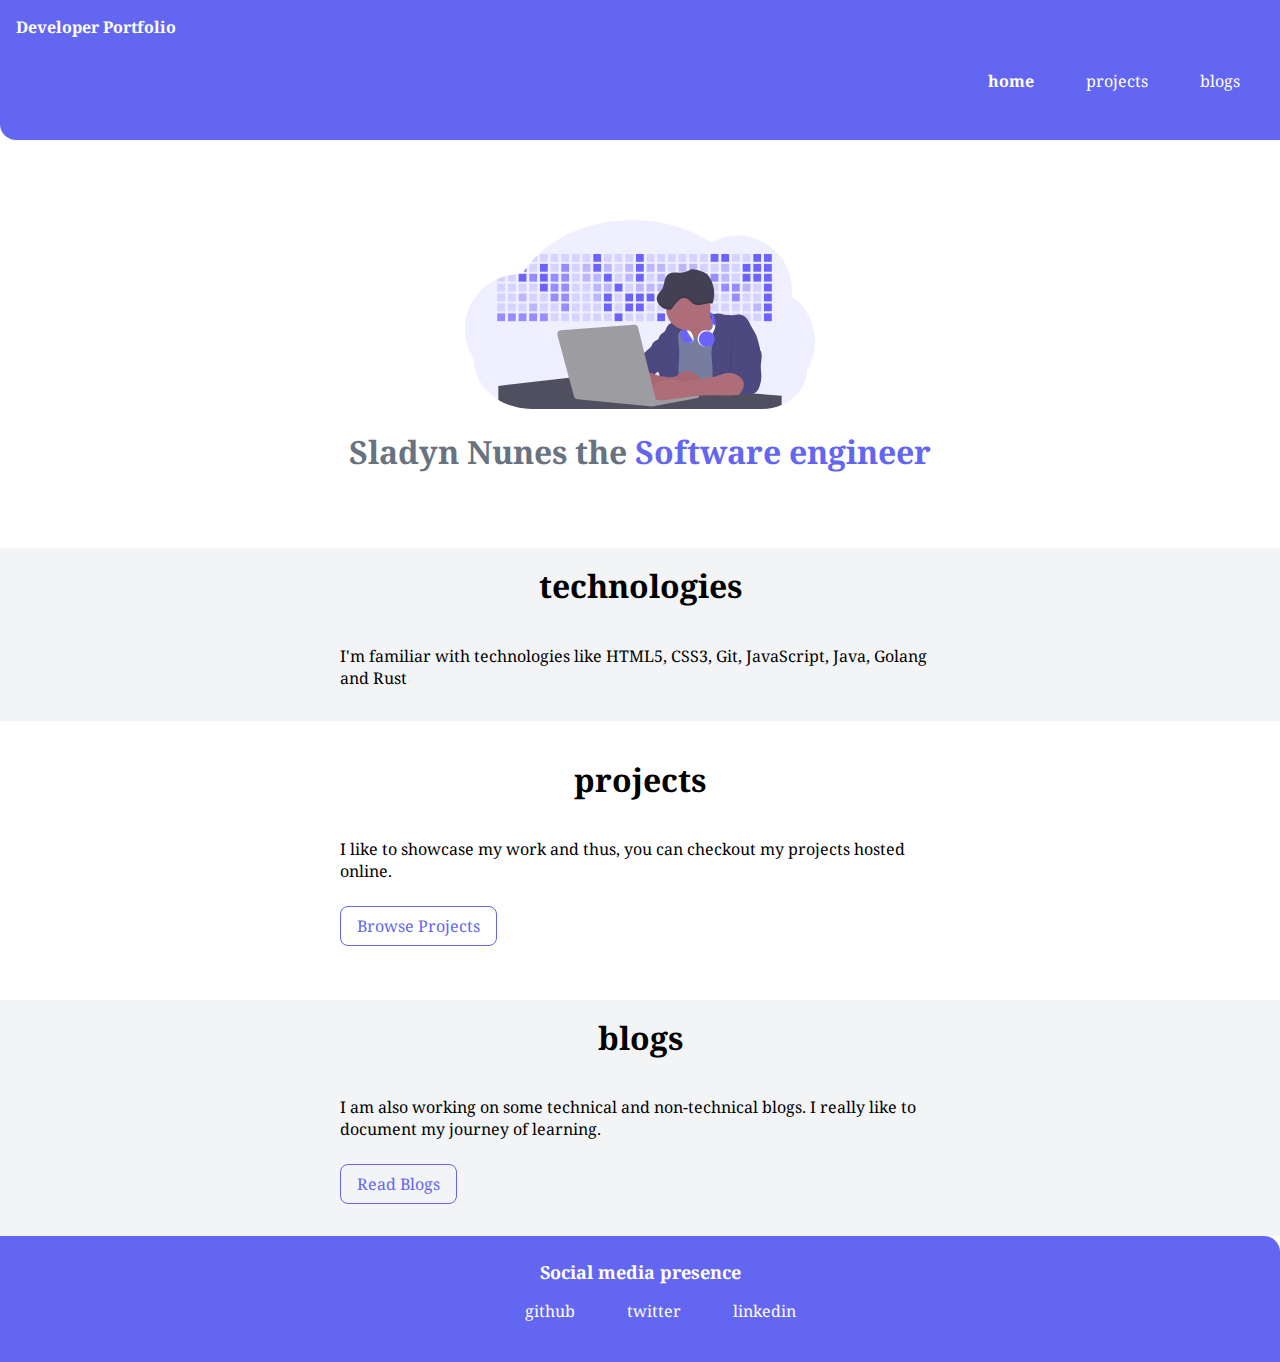
<file: index.html>
<!DOCTYPE html>
<html lang="en">

<head>
    <meta charset="UTF-8">
    <meta name="viewport" content="width=device-width, initial-scale=1.0">
    <link rel="stylesheet" href="styles.css">
    <title>home | Sladyn Nunes</title>
</head>
<body>
    <nav class="navigation container">
        <div class="nav-brand">Developer Portfolio</div>
        <ul class="list-non-bullet nav-pills">
            <li class="list-item-inline">
                <a href="/" class="link link-active">home</a>
            </li>
            <li class="list-item-inline">
                <a href="projects.html" class="link">projects</a>
            </li>
            <li class="list-item-inline">
                <a href="blogs.html" class="link">blogs</a>
            </li>
        </ul>
    </nav>

    <header class="hero">
        <img class="hero-img" src="/images/hero.svg" alt="">
        <h1 class="hero-heading">Sladyn Nunes the <span class="heading-inverted">Software engineer</span></h1>
    </header>

    <section class="section ow">
        <div class="container container-center">
            <h1>technologies</h1>
            <p>I'm familiar with technologies like HTML5, CSS3, Git, JavaScript, Java, Golang and Rust</p>

        </div>
    </section>
    <section class="section">
        <div class="container container-center">
            <h1>projects</h1>
            <p>I like to showcase my work and thus, you can checkout my projects hosted online.</p>
            <a href="projects.html" class="link link-secondary">Browse Projects</a>

        </div>
    </section>
    <section class="section ow">
        <div class="container container-center">
            <h1>blogs</h1>
            <p>I am also working on some technical and non-technical blogs. I really like to document my journey of
                learning.</p>
            <a href="blogs.html" class="link link-secondary">Read Blogs</a>
        </div>
    </section>

    <footer class="footer">
        <div class="footer-header">Social media presence</div>
        <ul class="social-links list-non-bullet">
            <li class="list-item-inline"><a class="link" href="https://github.com/sladyn98">github</a></li>
            <li class="list-item-inline"><a class="link" href="https://twitter.com/sladynN">twitter</a></li>
            <li class="list-item-inline"><a class="link" href="https://www.linkedin.com/in/sladyn-nunes/">linkedin</a></li>
        </ul>
    </footer>
</body>

</html>
</file>
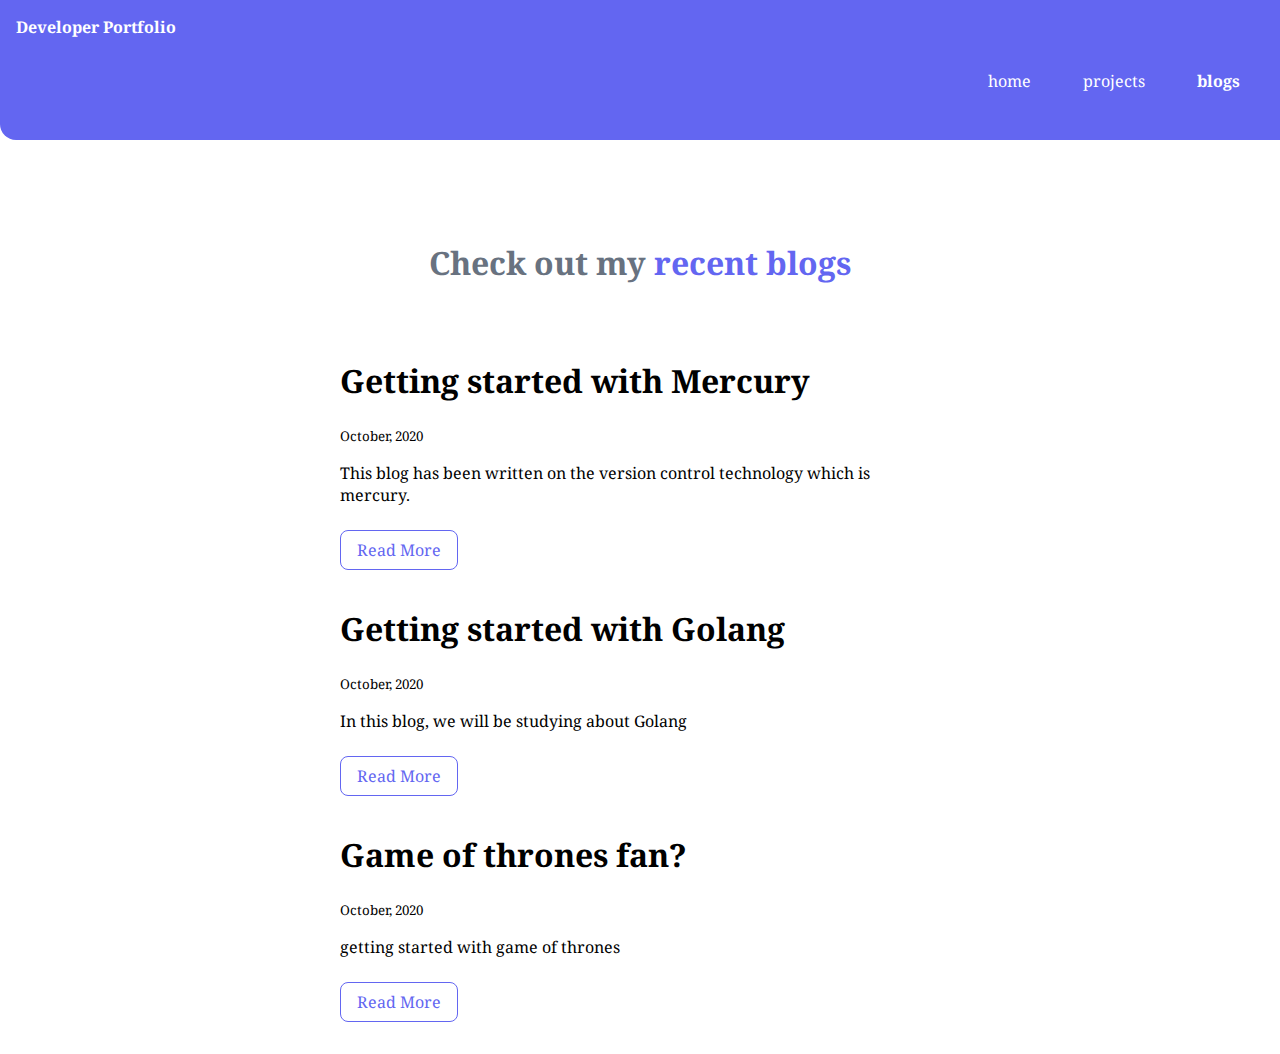
<file: blogs.html>
<!DOCTYPE html>
<html lang="en">
<head>
    <meta charset="UTF-8">
    <meta name="viewport" content="width=device-width, initial-scale=1.0">
    <link rel="stylesheet" href="styles.css">
    <title>blogs | Sladyn Nunes</title>
</head>
<body>
    <nav class="navigation container">
        <div class="nav-brand">Developer Portfolio</div>
        <ul class="list-non-bullet nav-pills">
            <li class="list-item-inline">
                <a href="index.html" class="link ">home</a>
            </li>
            <li class="list-item-inline">
                <a href="projects.html" class="link">projects</a>
            </li>
            <li class="list-item-inline">
                <a href="blogs.html" class="link link-active">blogs</a>
            </li>
        </ul>
    </nav>

    <header class="hero">
        <h1 class="hero-heading">Check out  my <span class="heading-inverted">recent blogs</span></h1>
    </header>

    <ol reversed class="container container-center list-non-bullet">
        <li>
            <h1>Getting started with Mercury</h1>
            <small>October, 2020</small>
            <p>This blog has been written on the version control technology which is mercury.</p>
            <a href="myblogpage.html" class="link link-secondary">Read More</a>
        </li>
        <li>
            <h1>Getting started with Golang</h1>
            <small>October, 2020</small>
            <p>In this blog, we will be studying about Golang</p>
            <a href="myblogpage.html" class="link link-secondary">Read More</a>
        </li>
        <li>
            <h1>Game of thrones fan?</h1>
            <small>October, 2020</small>
            <p>getting started with game of thrones</p>
            <a href="myblogpage.html" class="link link-secondary">Read More</a>
        </li>

    </ol>
</body>
</html>
</file>
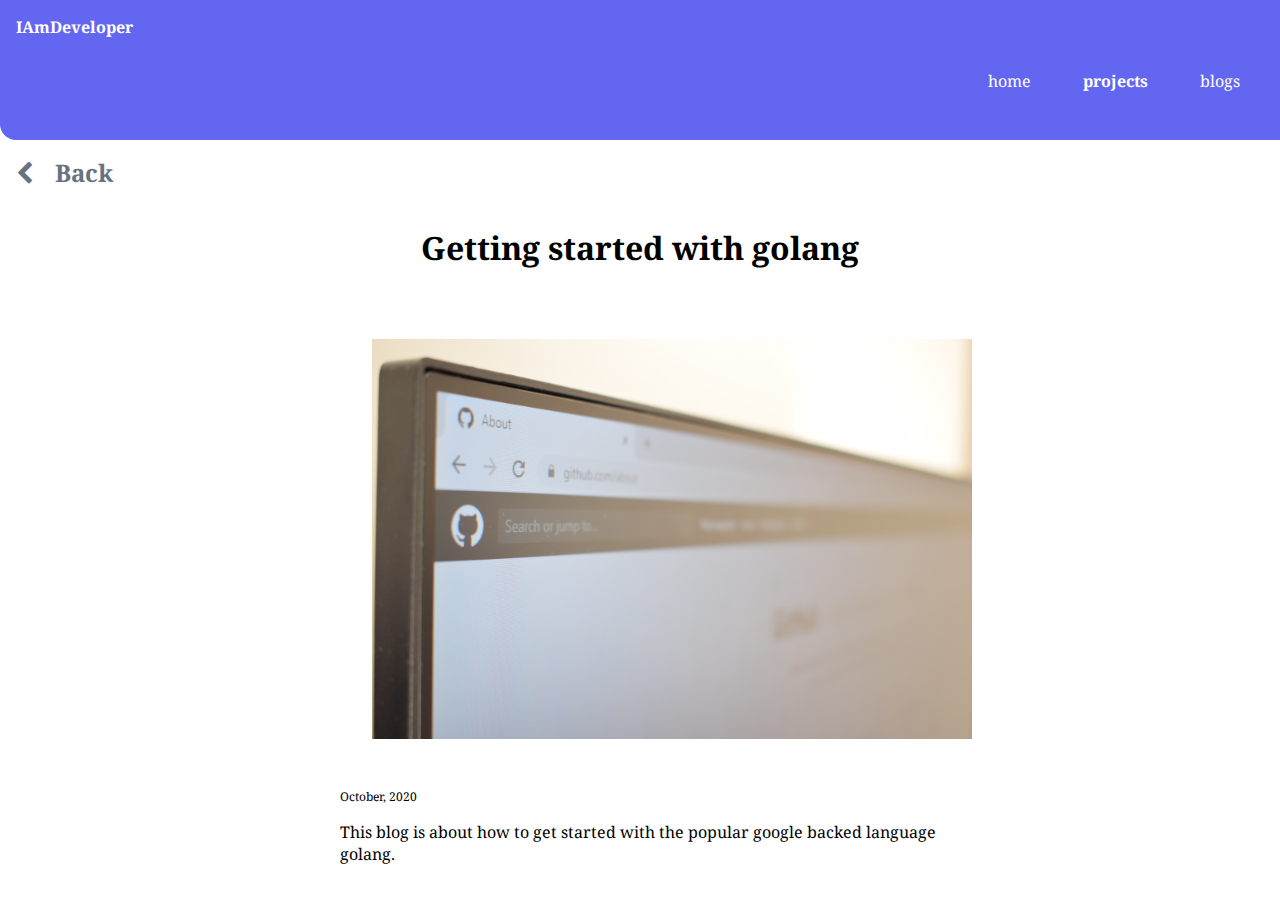
<file: myblogpage.html>
<!DOCTYPE html>
<html lang="en">
<head>
    <meta charset="UTF-8">
    <meta name="viewport" content="width=device-width, initial-scale=1.0">
    <link rel="stylesheet" href="styles.css">
    <link rel="stylesheet" href="https://stackpath.bootstrapcdn.com/font-awesome/4.7.0/css/font-awesome.min.css" integrity="sha384-wvfXpqpZZVQGK6TAh5PVlGOfQNHSoD2xbE+QkPxCAFlNEevoEH3Sl0sibVcOQVnN" crossorigin="anonymous">
    <title>projects | Sladyn Nunes</title>
</head>
<body>
    <nav class="navigation container">
        <div class="nav-brand">IAmDeveloper</div>
        <ul class="list-non-bullet nav-pills">
            <li class="list-item-inline">
                <a href="index.html" class="link">home</a>
            </li>
            <li class="list-item-inline">
                <a href="projects.html" class="link link-active">projects</a>
            </li>
            <li class="list-item-inline">
                <a href="blogs.html" class="link">blogs</a>
            </li>
        </ul>
    </nav>
    <div class="back">
        <i class="fa fa-chevron-left" aria-hidden="true"></i>
        <a class="link" href="blogs.html">Back</a>
    </div>
    <section class="section">
        <div class="container container-center">
            <h1>Getting started with golang</h1>
            <img class="blog-img" src="/images/github.jpg" alt="">
            <p class="blog-small-text">October, 2020</p>
            <p>This blog is about how to get started with the popular google backed language golang.</p>
            
        </div>
    </section>

    
</body>
</html>
</file>
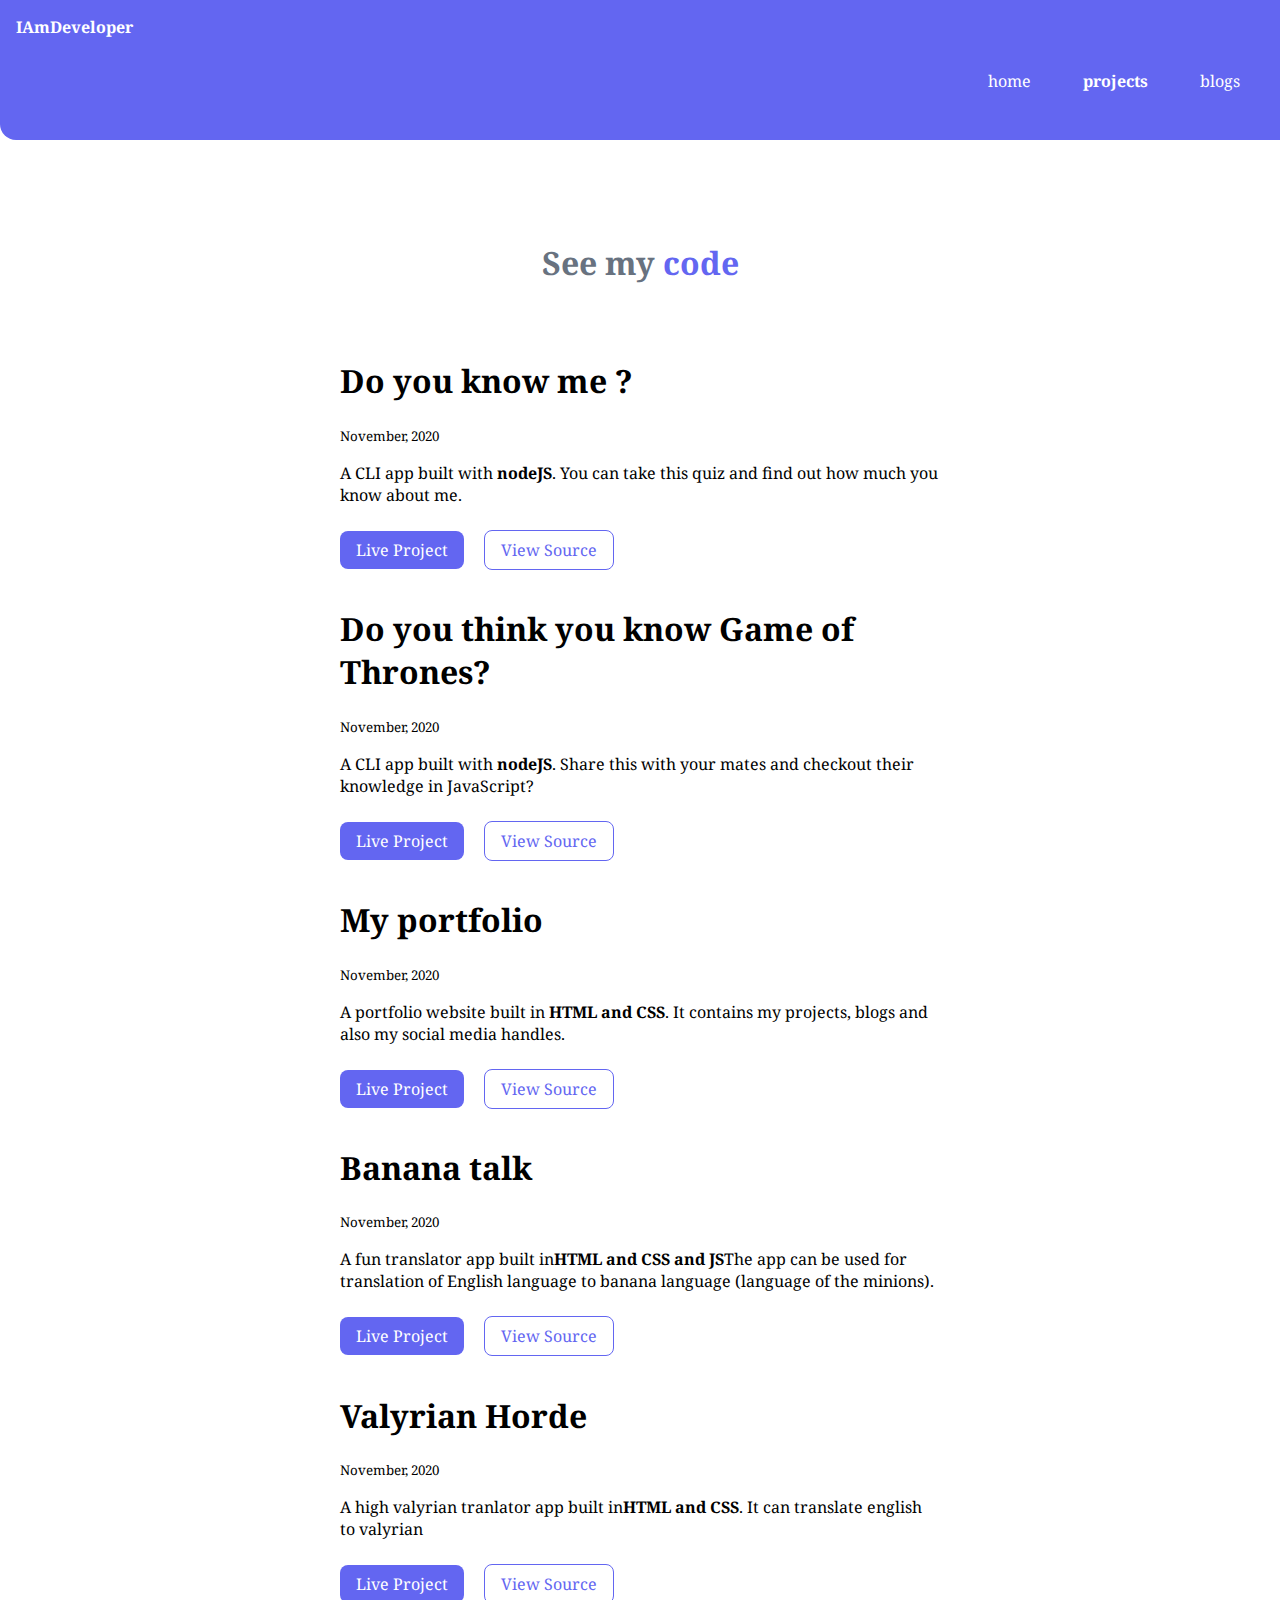
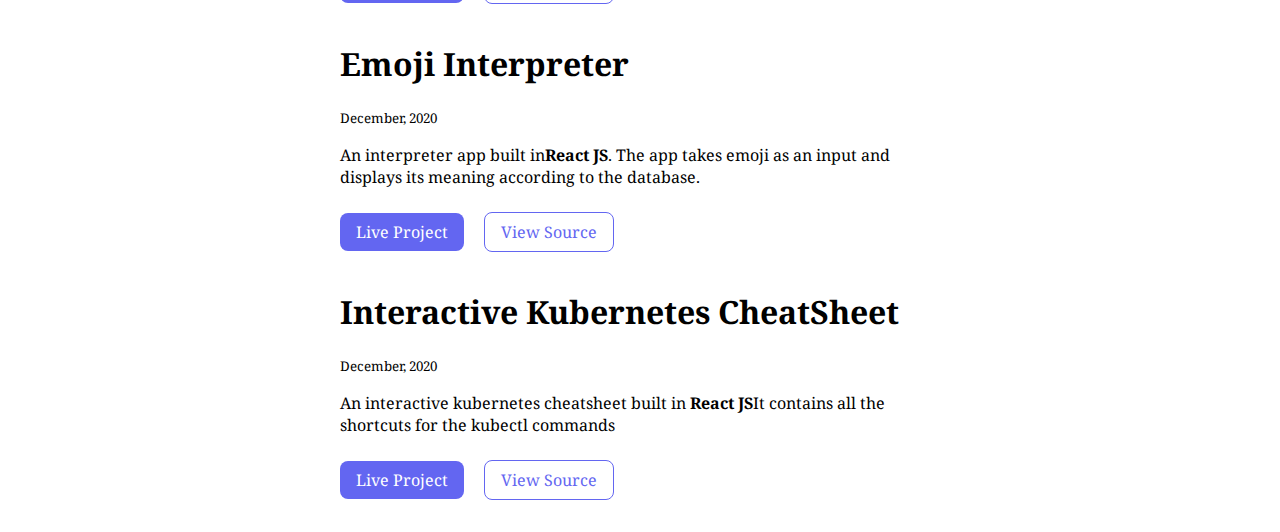
<file: projects.html>
<!DOCTYPE html>
<html lang="en">
<head>
    <meta charset="UTF-8">
    <meta name="viewport" content="width=device-width, initial-scale=1.0">
    <link rel="stylesheet" href="styles.css">
    <title>projects | Sladyn Nunes</title>
</head>
<body>
    <nav class="navigation container">
        <div class="nav-brand">IAmDeveloper</div>
        <ul class="list-non-bullet nav-pills">
            <li class="list-item-inline">
                <a href="index.html" class="link">home</a>
            </li>
            <li class="list-item-inline">
                <a href="projects.html" class="link link-active">projects</a>
            </li>
            <li class="list-item-inline">
                <a href="blogs.html" class="link">blogs</a>
            </li>
        </ul>
    </nav>

    <header class="hero">
        <h1 class="hero-heading">See my <span class="heading-inverted">code</span></h1>
    </header>

    <ol reversed class="container container-center list-non-bullet">
        <li>
            <h1>Do you know me ?</h1>
            <small>November, 2020</small>
            <p>A CLI app built with <strong>nodeJS</strong>. You can take this quiz and find out how much you know about me.</p>
            <a href="https://repl.it/@sladyn98/neogcamp-level-one?embed=1&output=1#index.js" class="link link-primary">Live Project</a>
            <a href="https://github.com/sladyn98/neogcamp-week-one/blob/master/about-me-quic-cli/index.js" class="link link-secondary">View Source</a>
        </li>
        <li>
            <h1>Do you think you know Game of Thrones?</h1>
            <small>November, 2020</small>
            <p>A CLI app built with <strong>nodeJS</strong>. Share this with your mates and checkout their knowledge in JavaScript?</p>
            <a href="https://repl.it/@sladyn98/neog-camp-p2?embed=1&&output=1#index.js" class="link link-primary">Live Project</a>
            <a href="https://github.com/sladyn98/neogcamp-week-one/blob/master/got-quiz-cli/index.js" class="link link-secondary">View Source</a>
        </li>
        <li>
            <h1>My portfolio</h1>
            <small>November, 2020</small>
            <p>A portfolio website built in <strong>HTML and CSS</strong>. It contains my projects, blogs and also my social media handles.</p>
            <a href="https://sladyn-portfolio.netlify.app/" class="link link-primary">Live Project</a>
            <a href="https://github.com/sladyn98/neogcamp-portfolio" class="link link-secondary">View Source</a>
        </li>
        <li>
            <h1>Banana talk</h1>
            <small>November, 2020</small>
            <p>A fun translator app built in<strong>HTML and CSS and JS</strong>The app can be used for translation of English language to banana language (language of the minions).</p>
            <a href="https://banana-app.netlify.app/" class="link link-primary">Live Project</a>
            <a href="https://github.com/sladyn98/banana-speak" class="link link-secondary">View Source</a>
        </li>
        <li>
            <h1>Valyrian Horde</h1>
            <small>November, 2020</small>
            <p>A high valyrian tranlator app built in<strong>HTML and CSS</strong>. It can translate english to valyrian</p>
            <a href="https://valyrian-translate.netlify.app/" class="link link-primary">Live Project</a>
            <a href="https://github.com/sladyn98/neogcamp-valyrian-translator" class="link link-secondary">View Source</a>
        </li>
        <li>
            <h1>Emoji Interpreter</h1>
            <small>December, 2020</small>
            <p>An interpreter app built in<strong>React JS</strong>. The app takes emoji as an input and displays its meaning according to the database.</p>
            <a href="https://40dk8.csb.app/" class="link link-primary">Live Project</a>
            <a href="https://github.com/sladyn98/neogcamp-level-zero/tree/master/emoji-react" class="link link-secondary">View Source</a>
        </li>
        <li>
            <h1>Interactive Kubernetes CheatSheet</h1>
            <small>December, 2020</small>
            <p>An interactive kubernetes cheatsheet built in  <strong>React JS</strong>It contains all the shortcuts for the kubectl commands</p>
            <a href="https://xpsbv.csb.app/" class="link link-primary">Live Project</a>
            <a href="https://github.com/sladyn98/neogcamp-level-zero/tree/master/kubectl-interactive" class="link link-secondary">View Source</a>
        </li>

    </ol>
    
</body>
</html>
</file>
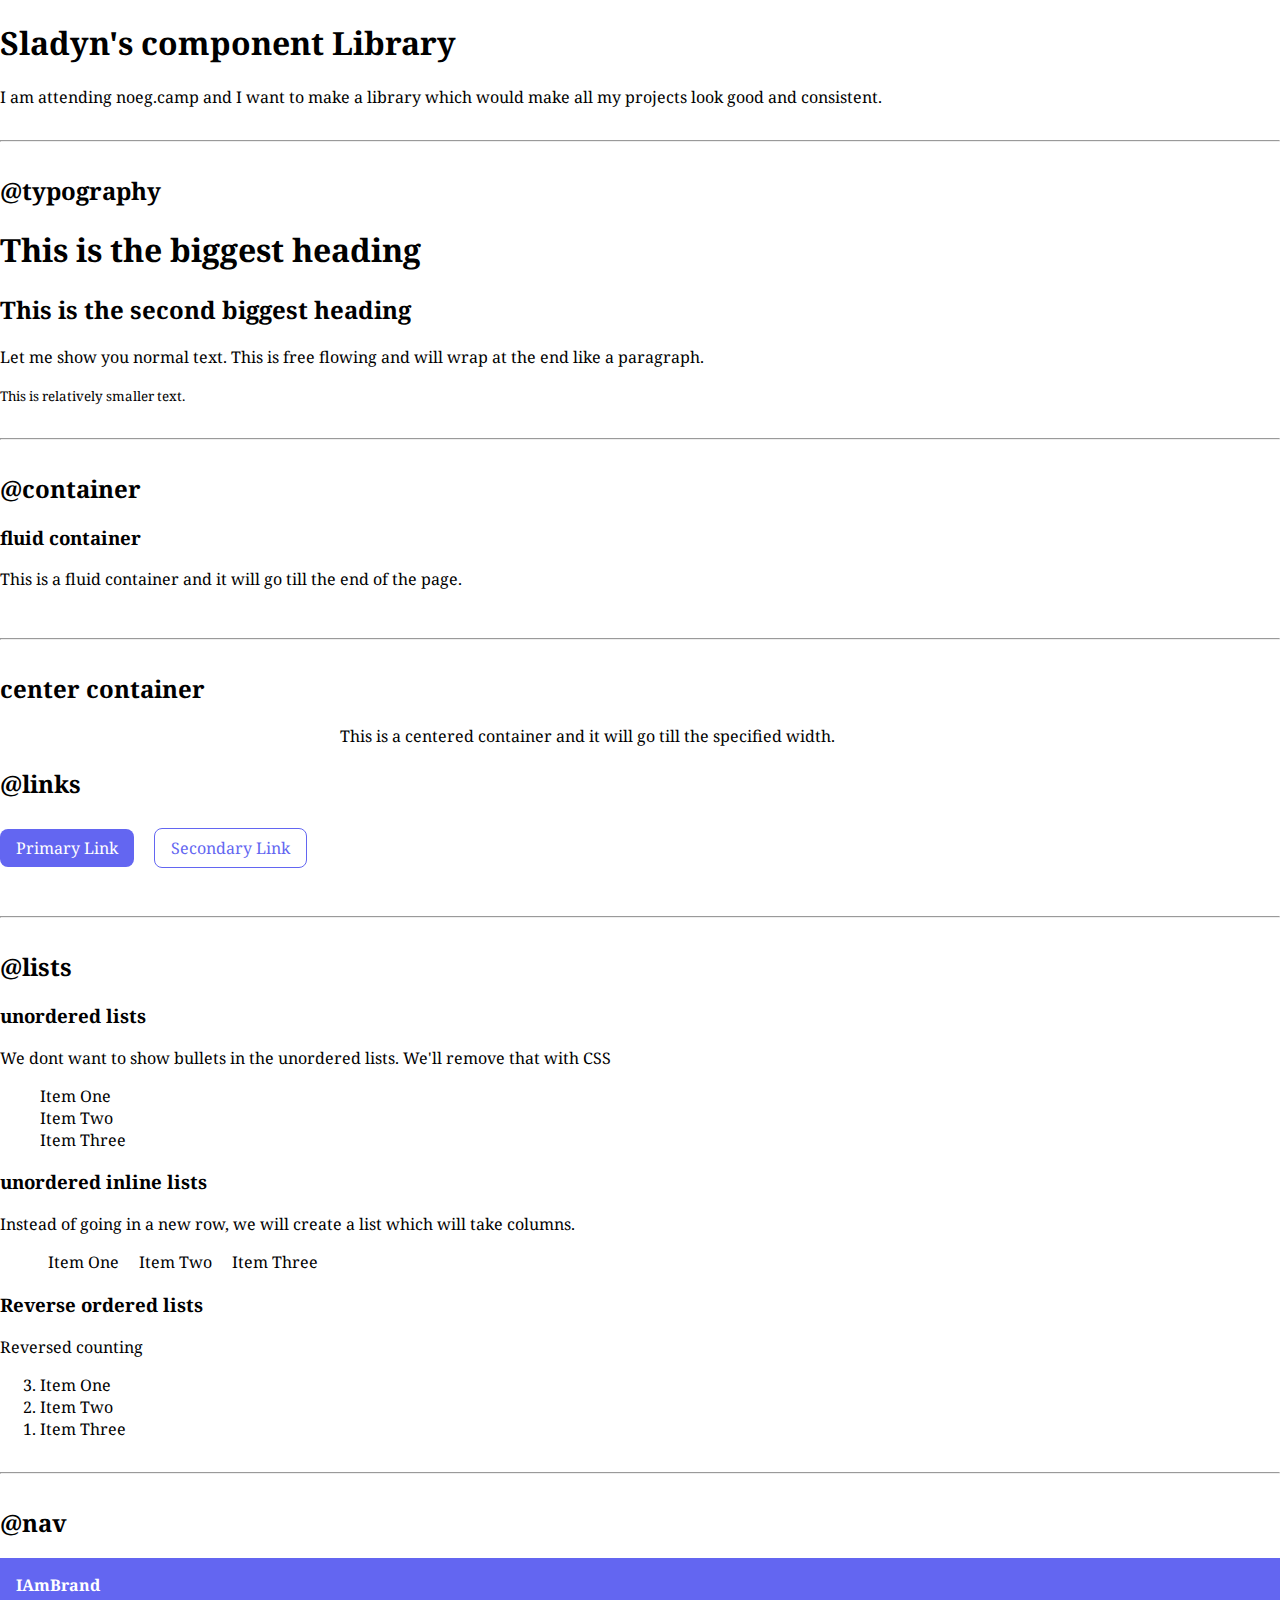
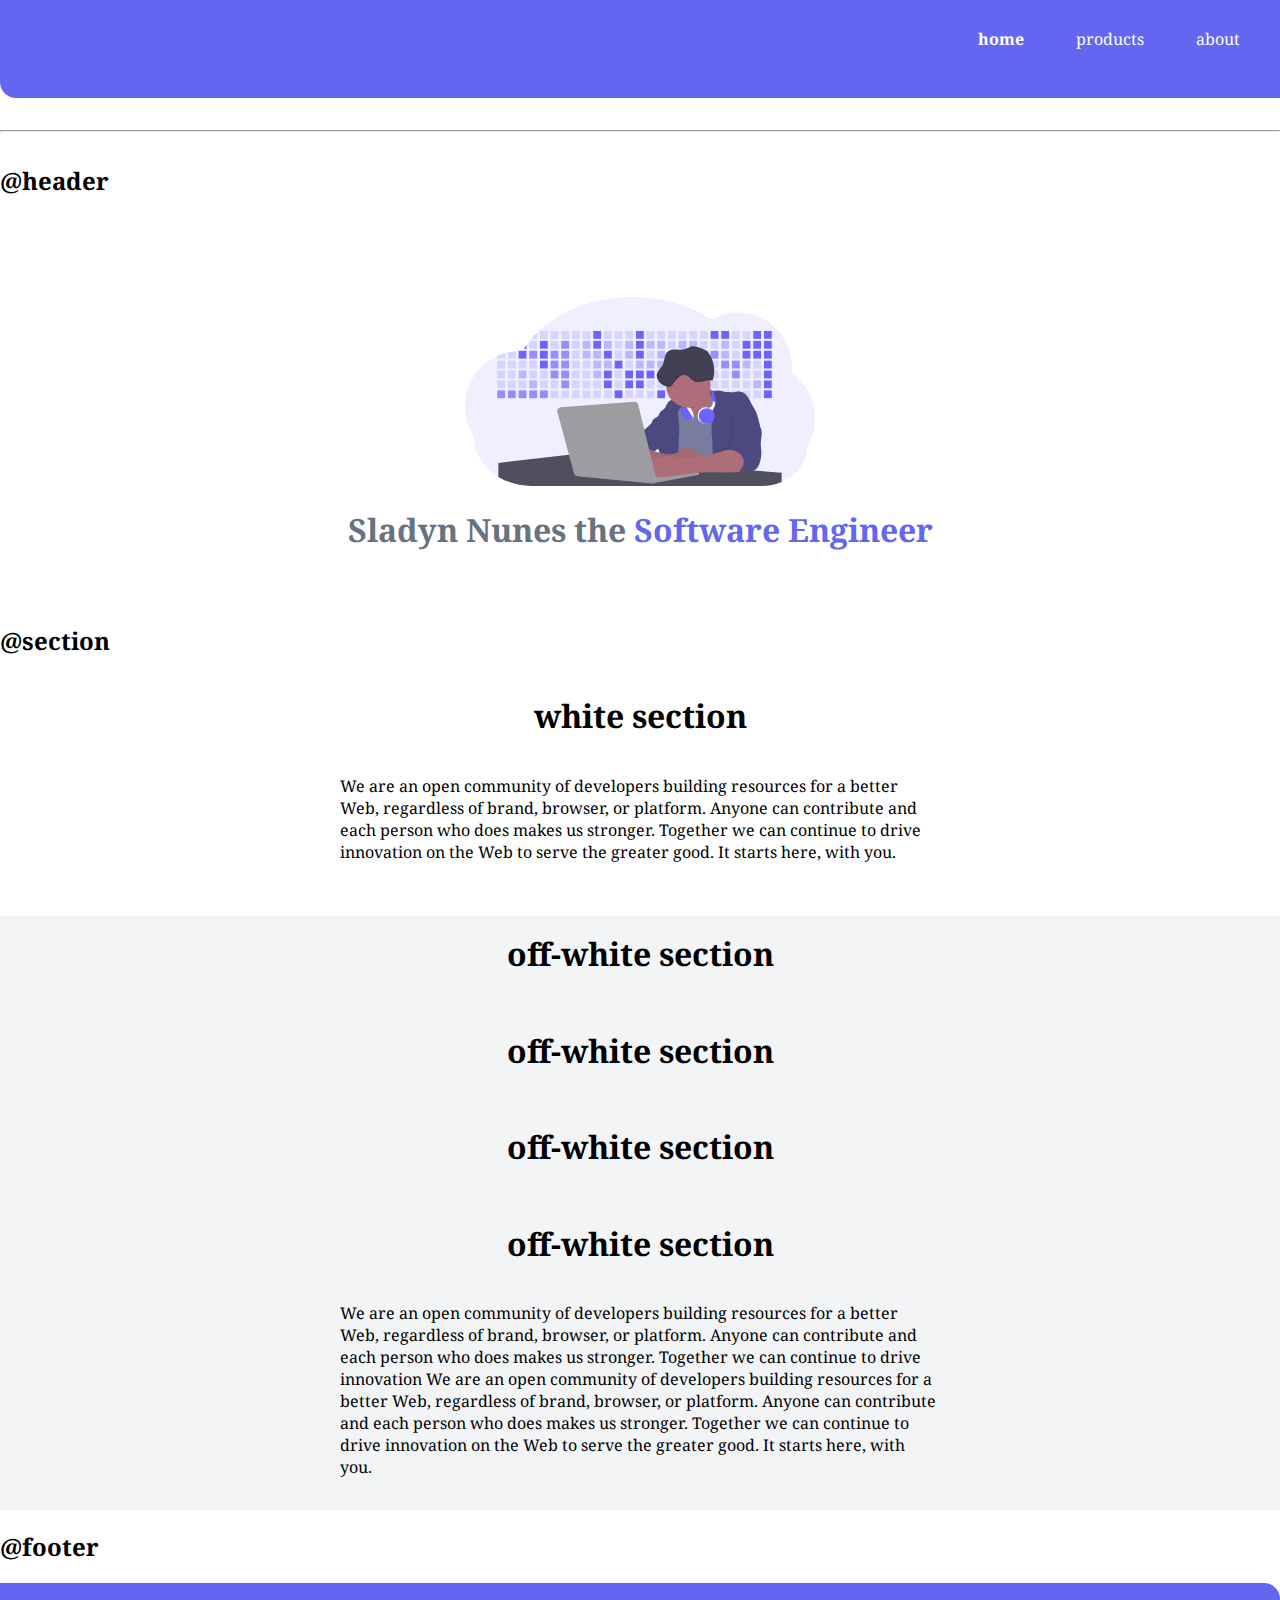
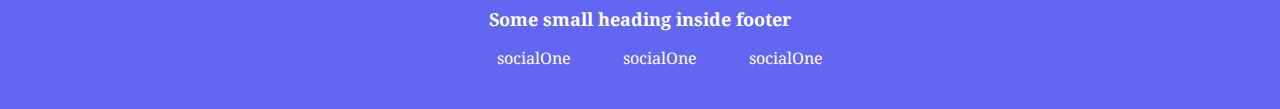
<file: lib/components.html>
<!DOCTYPE html>
<html lang="en">

<head>
    <meta charset="UTF-8">
    <meta name="viewport" content="width=device-width, initial-scale=1.0">
    <link rel="stylesheet" href="/styles.css">
    <title>Component Library</title>
</head>

<body>
    <h1>Sladyn's component Library</h1>
    <p>I am attending noeg.camp and I want to make a library which would make all my projects look good and consistent.
    </p>
    <hr>
    <h2>@typography</h2>
    <h1>This is the biggest heading</h1>
    <h2>This is the second biggest heading</h2>
    <p>Let me show you normal text. This is free flowing and will wrap at the end like a paragraph.</p>
    <small>This is relatively smaller text.</small>

    <hr>

    <h2>@container</h2>

    <h3>fluid container</h3>
    <div class="container">This is a fluid container and it will go till the end of the page.</div>

    <hr>

    <h2>center container</h2>
    <div class="container-center">This is a centered container and it will go till the specified width.</div>

    <h2>@links</h2>

    <a href="/" class="link link-primary">Primary Link</a>
    <a href="/" class="link link-secondary">Secondary Link</a>
    <hr>

    <h2>@lists</h2>

    <h3>unordered lists</h3>
    <p>We dont want to show bullets in the unordered lists. We'll remove that with CSS</p>
    <ul class="list-non-bullet">
        <li>Item One</li>
        <li>Item Two</li>
        <li>Item Three</li>
    </ul>

    <h3>unordered inline lists</h3>
    <p>Instead of going in a new row, we will create a list which will take columns.</p>
    <ul class="list-non-bullet">
        <li class="list-item-inline">Item One</li>
        <li class="list-item-inline">Item Two</li>
        <li class="list-item-inline">Item Three</li>
    </ul>

    <h3>Reverse ordered lists</h3>
    <p>Reversed counting</p>
    <ol reversed>
        <li>Item One</li>
        <li>Item Two</li>
        <li>Item Three</li>
    </ol>

    <hr>

    <h2>@nav</h2>
    <nav class="navigation container">
        <div class="nav-brand">IAmBrand</div>
        <ul class="list-non-bullet nav-pills">
            <li class="list-item-inline">
                <a href="/" class="link link-active">home</a>
            </li>
            <li class="list-item-inline">
                <a href="/" class="link">products</a>
            </li>
            <li class="list-item-inline">
                <a href="/" class="link">about</a>
            </li>
        </ul>
    </nav>
    <hr>

    <h2>@header</h2>
    <header class="hero">
        <img class="hero-img" src="/images/hero.svg" alt="">
        <h1 class="hero-heading">Sladyn Nunes the <span class="heading-inverted">Software Engineer</span></h1>
    </header>

    <h2>@section</h2>
    <section class="section">
        <div class="container container-center">
            <h1>white section</h1>
            <p>We are an open community of developers building resources for a better Web, regardless of brand, browser,
                or platform. Anyone can contribute and each person who does makes us stronger. Together we can continue
                to drive innovation on the Web to serve the greater good. It starts here, with you.</p>

        </div>
    </section>

    <section class="section ow">
        <div class="container container-center">
            <h1>off-white section</h1>
            <h1>off-white section</h1>
            <h1>off-white section</h1>
            <h1>off-white section</h1>
            <p> We are an open community of developers building resources for a better Web, regardless of brand, browser,
                or platform. Anyone can contribute and each person who does makes us stronger. Together we can continue
                to drive innovation We are an open community of developers building resources for a better Web, regardless of brand, browser,
                or platform. Anyone can contribute and each person who does makes us stronger. Together we can continue
                to drive innovation on the Web to serve the greater good. It starts here, with you.</p>

        </div>
    </section>
    <h2>@footer</h2>

    <footer class="footer">
        <div class="footer-header">Some small heading inside footer</div>
        <ul class="social-links list-non-bullet">
            <li class="list-item-inline"><a class="link" href="/">socialOne</a></li>
            <li class="list-item-inline"><a class="link" href="/">socialOne</a></li>
            <li class="list-item-inline"><a class="link" href="/">socialOne</a></li>
        </ul>
    </footer>

</body>

</html>
</file>
<file: styles.css>
@import url('https://fonts.googleapis.com/css2?family=Nunito+Sans:wght@300&display=swap');
@import url('https://fonts.googleapis.com/css2?family=Noto+Serif:wght@400;700&family=Nunito+Sans:wght@300&display=swap');

:root{
    --primary-color: #6366F1;
    --off-white: #F3F4F6;
    --dark-gray: #687280;
}

body {
    font-family: 'Noto Serif', serif;
    margin: 0px;
}

hr{
    margin: 2rem 0rem;
}

.container {
padding: 0rem 0rem 1rem;
}

.container-center {
    max-width: 600px;
    margin: auto;

}
.link {
    text-decoration: none;
    padding: 0.5rem 1rem;
}
.link-primary {
    display: inline-block;
    background-color: var(--primary-color);
    border-radius: 0.5rem;
    color: white;
    margin-right: 1rem;

}

.link-secondary {
    display: inline-block;
    color: var(--primary-color);
    border-radius: 0.5rem;
    border: 1px solid var(--primary-color);
    /* margin: 10rem; */
    margin-top: 0.5rem;
    margin-bottom: 1rem;

}

.list-non-bullet {
    list-style: none;
}

.list-item-inline {
    display: inline;
    padding: 0rem 0.5rem;
    /* text-align: right; */
}

.navigation {
    background-color: var(--primary-color);
    color: white;
    border-bottom-left-radius: 1rem;
}

.navigation .nav-brand {
    font-weight: bold;
    padding-top: 1rem;
    padding-left: 1rem;
}

.navigation .nav-pills {
    text-align: right;
    padding: 1rem;
}
.navigation .link {
    color: white;
    
}

.navigation .link-active {
    font-weight: bold;
}

.hero {
    padding: 2rem;
    padding-top: 5rem;
}

.hero .hero-img {
    max-width: 350px;
    display: block;
    margin: auto;

}

.hero .hero-heading {
    color: var(--dark-gray);
    text-align: center;
}

.hero .hero-heading .heading-inverted {
    color: var(--primary-color);
}

.section h1 {
    text-align: center;
    padding: 1rem;
    font-weight: bold;
}

.ow {
    background-color: var(--off-white);
}

.footer{
background-color: var(--primary-color);
color: white;
border-top-right-radius: 1rem;
padding: 1.5rem 1rem;
text-align: center;
}

.footer .footer-header {
    font-weight: bold;
    font-size: large;
}
.footer .link {
    color: white;
}

.back {
    margin: 1rem;
    font-size: x-large;
    font-weight: bold;
    color: var(--dark-gray);
}

.back a{
    color: var(--dark-gray);
}

.blog-img {
    max-width: 600px;
    margin: auto;
    padding: 2rem;
}

.blog-small-text {
    font-size: 0.75rem;

}
</file>
